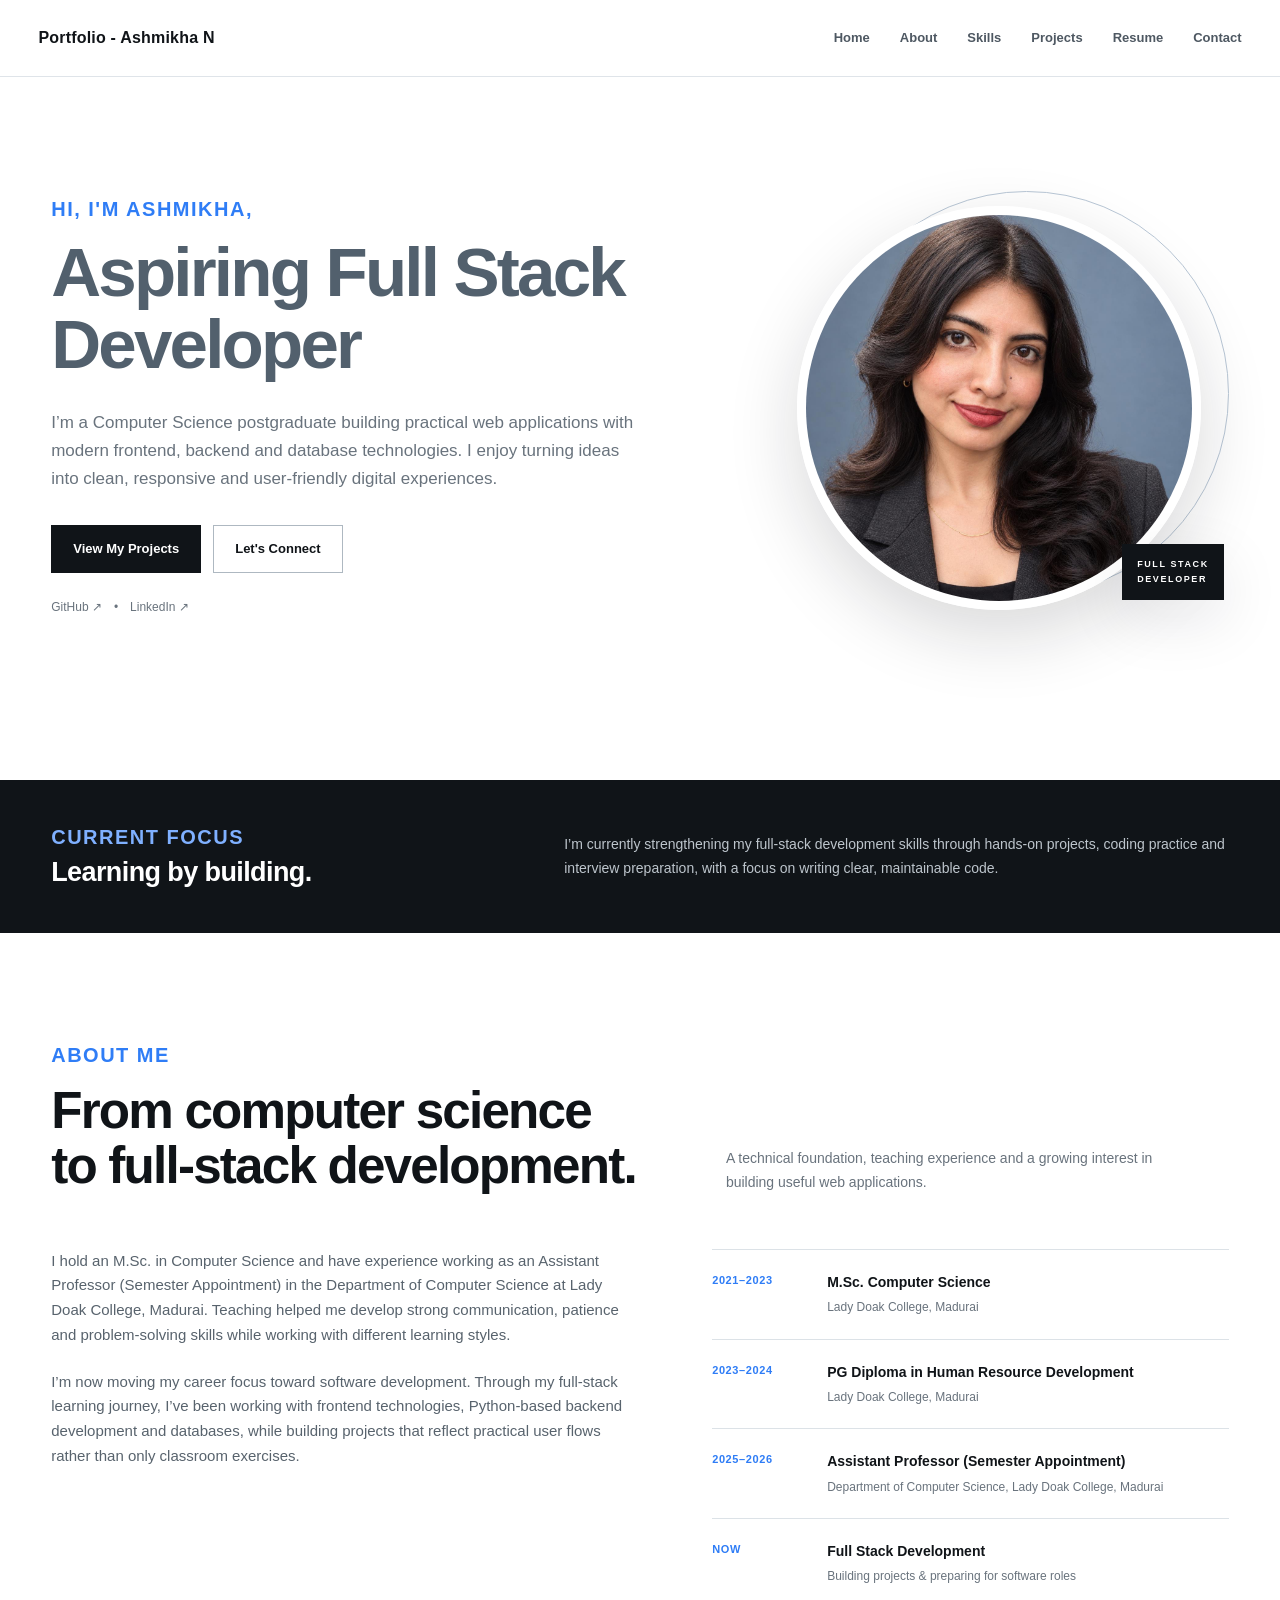
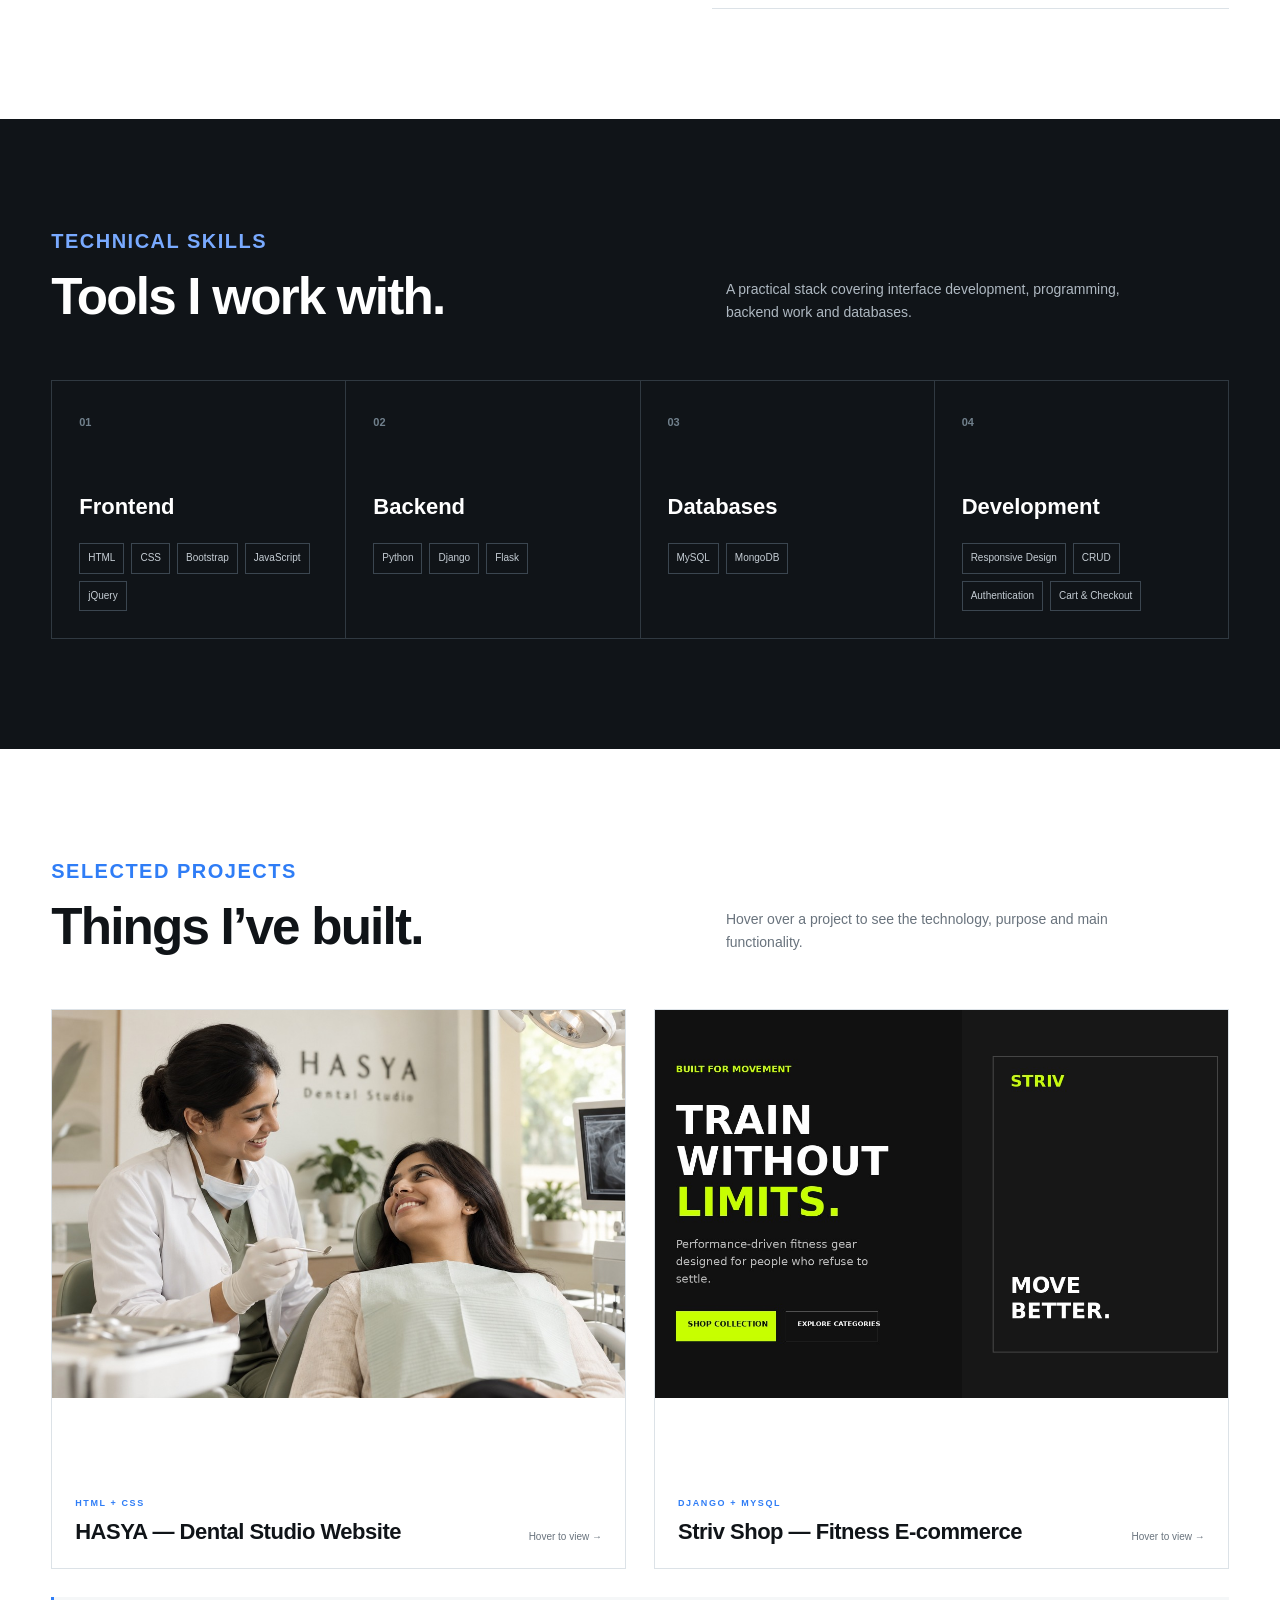
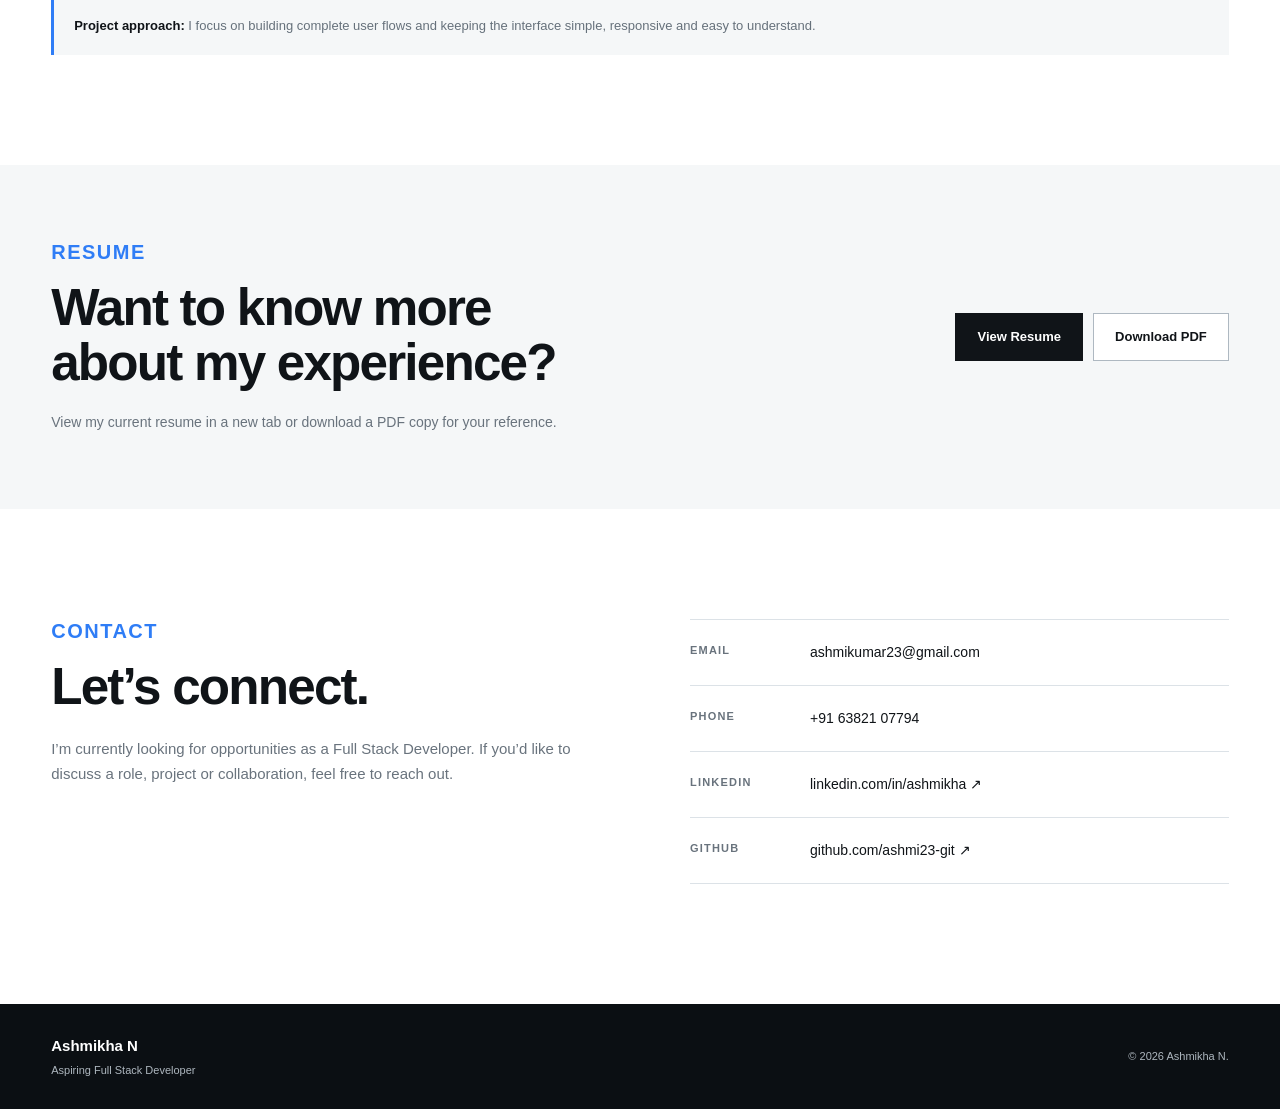
<file: index.html>
<!DOCTYPE html>
<html lang="en">
<head>
    <meta charset="UTF-8">
    <meta name="viewport" content="width=device-width, initial-scale=1.0">
    <meta name="description" content="Ashmikha N — Aspiring Full Stack Developer portfolio.">
    <title>Ashmikha N | Portfolio</title>
    <link rel="stylesheet" href="css/style.css">
</head>
<body>

<header class="site-header">
    <div class="nav-wrap">
        <a class="brand" href="#home" aria-label="Ashmikha home">
            <!--<span class="brand-mark">AN</span>!-->
            <span class="brand-name">Portfolio - Ashmikha N</span>
        </a>

        <button class="menu-toggle" type="button" aria-label="Open navigation" aria-expanded="false">
            <span></span><span></span><span></span>
        </button>

        <nav class="main-nav" aria-label="Primary navigation">
            <a href="#home">Home</a>
            <a href="#about">About</a>
            <a href="#skills">Skills</a>
            <a href="#projects">Projects</a>
            <a href="#resume">Resume</a>
            <a href="#contact">Contact</a>
        </nav>
    </div>
</header>

<main id="home">

    <section class="hero section-shell">
        <div class="hero-content">
            <!--<p class="eyebrow">HELLO, I'M ASHMIKHA N</p>!-->
            <h2 class="eyebrow">HI, I'M ASHMIKHA,<br></h2>
                <h1><span>Aspiring Full Stack Developer</span></h1>
            <p class="hero-text">
                I’m a Computer Science postgraduate building practical web applications with
                modern frontend, backend and database technologies. I enjoy turning ideas into
                clean, responsive and user-friendly digital experiences.
            </p>

            <div class="hero-actions">
                <a class="btn btn-primary" href="#projects">View My Projects</a>
                <a class="btn btn-secondary" href="#contact">Let's Connect</a>
            </div>

            <div class="hero-links">
                <a href="https://github.com/ashmi23-git" target="_blank" rel="noopener">GitHub ↗</a>
                <span>•</span>
                <a href="https://www.linkedin.com/in/ashmikha" target="_blank" rel="noopener">LinkedIn ↗</a>
            </div>
        </div>

        <div class="hero-photo-wrap">
            <div class="photo-ring"></div>
            <img src="assets/ashmikha-profile.jpeg" class="profile-photo" alt="Ashmikha N">
            <div class="photo-caption">
                <span>FULL STACK</span>
                <span>DEVELOPER</span>
            </div>
        </div>
    </section>

    <section class="intro-strip">
        <div class="section-shell intro-grid">
            <div>
                <p class="eyebrow">CURRENT FOCUS</p>
                <h2>Learning by building.</h2>
            </div>
            <p>
                I’m currently strengthening my full-stack development skills through hands-on
                projects, coding practice and interview preparation, with a focus on writing
                clear, maintainable code.
            </p>
        </div>
    </section>

    <section id="about" class="section-shell section-block">
        <div class="section-heading">
            <div>
                <p class="eyebrow">ABOUT ME</p>
                <h2>From computer science<br>to full-stack development.</h2>
            </div>
            <p class="section-lead">
                A technical foundation, teaching experience and a growing interest in building
                useful web applications.
            </p>
        </div>

        <div class="about-grid">
            <div class="about-copy">
                <p>
                    I hold an M.Sc. in Computer Science and have experience working as an
                    Assistant Professor (Semester Appointment) in the Department of Computer Science at Lady Doak College,
                    Madurai. Teaching helped me develop strong communication, patience and
                    problem-solving skills while working with different learning styles.
                </p>
                <p>
                    I’m now moving my career focus toward software development. Through my
                    full-stack learning journey, I’ve been working with frontend technologies,
                    Python-based backend development and databases, while building projects that
                    reflect practical user flows rather than only classroom exercises.
                </p>
            </div>

            <div class="timeline">
                <div class="timeline-item">
                    <span>2021–2023</span>
                    <div><strong>M.Sc. Computer Science</strong><small>Lady Doak College, Madurai</small></div>
                </div>
                <div class="timeline-item">
                    <span>2023–2024</span>
                    <div><strong>PG Diploma in Human Resource Development</strong><small>Lady Doak College, Madurai</small></div>
                </div>
                <div class="timeline-item">
                    <span>2025–2026</span>
                    <div><strong>Assistant Professor (Semester Appointment)</strong><small>Department of Computer Science, Lady Doak College, Madurai</small></div>
                </div>
                <div class="timeline-item">
                    <span>NOW</span>
                    <div><strong>Full Stack Development</strong><small>Building projects & preparing for software roles</small></div>
                </div>
            </div>
        </div>
    </section>

    <section id="skills" class="dark-section">
        <div class="section-shell section-block">
            <div class="section-heading light-heading">
                <div>
                    <p class="eyebrow">TECHNICAL SKILLS</p>
                    <h2>Tools I work with.</h2>
                </div>
                <p class="section-lead">
                    A practical stack covering interface development, programming, backend work and databases.
                </p>
            </div>

            <div class="skills-grid">
                <div class="skill-card">
                    <span class="skill-number">01</span>
                    <h3>Frontend</h3>
                    <div class="skill-tags">
                        <span>HTML</span><span>CSS</span><span>Bootstrap</span><span>JavaScript</span><span>jQuery</span>
                    </div>
                </div>
                <div class="skill-card">
                    <span class="skill-number">02</span>
                    <h3>Backend</h3>
                    <div class="skill-tags">
                        <span>Python</span><span>Django</span><span>Flask</span>
                    </div>
                </div>
                <div class="skill-card">
                    <span class="skill-number">03</span>
                    <h3>Databases</h3>
                    <div class="skill-tags">
                        <span>MySQL</span><span>MongoDB</span>
                    </div>
                </div>
                <div class="skill-card">
                    <span class="skill-number">04</span>
                    <h3>Development</h3>
                    <div class="skill-tags">
                        <span>Responsive Design</span><span>CRUD</span><span>Authentication</span><span>Cart & Checkout</span>
                    </div>
                </div>
            </div>
        </div>
    </section>

    <section id="projects" class="section-shell section-block">
        <div class="section-heading">
            <div>
                <p class="eyebrow">SELECTED PROJECTS</p>
                <h2>Things I’ve built.</h2>
            </div>
            <p class="section-lead">
                Hover over a project to see the technology, purpose and main functionality.
            </p>
        </div>

        <div class="projects-grid">

            <article class="project-card">
                <div class="project-inner">
                    <div class="project-front">
                        <div class="project-image">
                            <img src="assets/hasya-thumbnail.jpg" alt="HASYA Dental Studio project preview">
                        </div>
                        <div class="project-front-info">
                            <div>
                                <span class="project-type">HTML + CSS</span>
                                <h3>HASYA — Dental Studio Website</h3>
                            </div>
                            <span class="flip-hint">Hover to view →</span>
                        </div>
                    </div>

                    <div class="project-back">
                        <span class="project-type">RESPONSIVE MULTI-PAGE WEBSITE</span>
                        <h3>HASYA — Dental Studio Website</h3>
                        <p>
                            A polished multi-page dental studio website created with semantic HTML
                            and CSS. The project focuses on a calm visual system, fixed navigation,
                            responsive layouts and realistic content across the home, treatments,
                            dentists, patient guide, appointment, journal and contact pages.
                        </p>
                        <div class="project-tech">
                            <span>HTML</span><span>CSS</span><span>Responsive Design</span>
                        </div>
                    </div>
                </div>
            </article>

            <article class="project-card">
                <div class="project-inner">
                    <div class="project-front">
                        <div class="project-image striv-preview">
                            <img src="assets/striv-thumbnail.jpg" alt="Striv Shop project preview">
                        </div>
                        <div class="project-front-info">
                            <div>
                                <span class="project-type">DJANGO + MYSQL</span>
                                <h3>Striv Shop — Fitness E-commerce</h3>
                            </div>
                            <span class="flip-hint">Hover to view →</span>
                        </div>
                    </div>

                    <div class="project-back">
                        <span class="project-type">FULL-STACK WEB APPLICATION</span>
                        <h3>Striv Shop — Fitness E-commerce</h3>
                        <p>
                            A Django-based fitness shopping application with product and category
                            browsing, user registration and login, session-based cart management,
                            checkout, order creation and order history. The project combines
                            server-side logic with a responsive frontend and MySQL database.
                        </p>
                        <div class="project-tech">
                            <span>Python</span><span>Django</span><span>MySQL</span><span>HTML</span><span>CSS</span><span>JavaScript</span>
                        </div>
                    </div>
                </div>
            </article>

        </div>

        <div class="project-note">
            <strong>Project approach:</strong> I focus on building complete user flows and keeping the interface simple,
            responsive and easy to understand.
        </div>
    </section>

    <section id="resume" class="resume-section">
        <div class="section-shell resume-box">
            <div>
                <p class="eyebrow">RESUME</p>
                <h2>Want to know more<br>about my experience?</h2>
                <p>
                    View my current resume in a new tab or download a PDF copy for your reference.
                </p>
            </div>
            <div class="resume-actions">
                <a class="btn btn-primary" href="assets/resume.pdf" target="_blank" rel="noopener">View Resume</a>
                <a class="btn btn-secondary" href="assets/resume.pdf" download="Ashmikha_N_Resume.pdf">Download PDF</a>
            </div>
        </div>
    </section>

    <section id="contact" class="section-shell section-block contact-section">
        <div class="contact-grid">
            <div>
                <p class="eyebrow">CONTACT</p>
                <h2>Let’s connect.</h2>
                <p class="contact-intro">
                    I’m currently looking for opportunities as a Full Stack Developer.
                    If you’d like to discuss a role, project or collaboration, feel free to reach out.
                </p>
            </div>

            <div class="contact-list">
                <a href="mailto:ashmikumar23@gmail.com">
                    <span>Email</span>
                    ashmikumar23@gmail.com
                </a>
                <a href="tel:+916382107794">
                    <span>Phone</span>
                    +91 63821 07794
                </a>
                <a href="https://www.linkedin.com/in/ashmikha" target="_blank" rel="noopener">
                    <span>LinkedIn</span>
                    linkedin.com/in/ashmikha ↗
                </a>
                <a href="https://github.com/ashmi23-git" target="_blank" rel="noopener">
                    <span>GitHub</span>
                    github.com/ashmi23-git ↗
                </a>
            </div>
        </div>
    </section>

</main>

<footer class="site-footer">
    <div class="section-shell footer-inner">
        <div>
            <div class="footer-brand">Ashmikha N</div>
            <p>Aspiring Full Stack Developer</p>
        </div>
        <p>© 2026 Ashmikha N.</p>
    </div>
</footer>

<script src="js/script.js"></script>
</body>
</html>
</file>
<file: css/style.css>
:root {
    --ink: #101418;
    --ink-soft: #1a2026;
    --white: #ffffff;
    --paper: #f5f7f8;
    --muted: #69737d;
    --line: #dce2e7;
    --accent: #2f7df6;
    --accent-soft: #e9f1ff;
    --dark-line: #303941;
    --max: 1180px;
    --shadow: 0 20px 60px rgba(15, 23, 42, 0.10);
}

* {
    margin: 0;
    padding: 0;
    box-sizing: border-box;
}

html {
    scroll-behavior: smooth;
    scroll-padding-top: 88px;
}

body {
    font-family: Inter, "Segoe UI", Roboto, Helvetica, Arial, sans-serif;
    color: var(--ink);
    background: var(--white);
    line-height: 1.65;
}

img {
    display: block;
    max-width: 100%;
}

a {
    color: inherit;
    text-decoration: none;
}

button {
    font: inherit;
}

.section-shell {
    width: min(92%, var(--max));
    margin: 0 auto;
}

.section-block {
    padding: 110px 0;
}

.site-header {
    position: fixed;
    top: 0;
    left: 0;
    width: 100%;
    z-index: 1000;
    background: rgba(255,255,255,0.94);
    backdrop-filter: blur(14px);
    border-bottom: 1px solid rgba(220,226,231,0.9);
}

.nav-wrap {
    width: min(94%, 1240px);
    min-height: 76px;
    margin: 0 auto;
    display: flex;
    align-items: center;
    justify-content: space-between;
    gap: 28px;
}

.brand {
    display: flex;
    align-items: center;
    gap: 11px;
    flex-shrink: 0;
}

/* .brand-mark {
    width: 38px;
    height: 38px;
    border: 1px solid var(--ink);
    display: grid;
    place-items: center;
    font-size: 11px;
    font-weight: 800;
    letter-spacing: 1px;
} */

.brand-name {
    font-size: 16px;
    font-weight: 700;
    letter-spacing: .2px;
}

.main-nav {
    display: flex;
    align-items: center;
    gap: 30px;
}

.main-nav a {
    position: relative;
    font-size: 13px;
    font-weight: 600;
    color: #4e5862;
    transition: color .25s ease;
}

.main-nav a::after {
    content: "";
    position: absolute;
    left: 0;
    bottom: -8px;
    width: 0;
    height: 2px;
    background: var(--accent);
    transition: width .25s ease;
}

.main-nav a:hover {
    color: var(--ink);
}

.main-nav a:hover::after {
    width: 100%;
}

.menu-toggle {
    display: none;
    width: 42px;
    height: 42px;
    border: 1px solid var(--line);
    background: var(--white);
    cursor: pointer;
}

.menu-toggle span {
    display: block;
    width: 19px;
    height: 2px;
    margin: 4px auto;
    background: var(--ink);
}

.hero {
    min-height: 780px;
    padding-top: 135px;
    padding-bottom: 100px;
    display: grid;
    grid-template-columns: 1.08fr .92fr;
    align-items: center;
    gap: 80px;
}

.hero-content {
    max-width: 700px;
}

.eyebrow {
    margin-bottom: 16px;
    font-size: 20px;
    line-height: 1.2;
    font-weight: 800;
    letter-spacing: 1.5px;
    color: var(--accent);
}

.hero h1 {
    max-width: 720px;
    font-size: clamp(42px, 5.4vw, 76px);
    line-height: 1.04;
    letter-spacing: -2.8px;
    font-weight: 800;
}

.hero h1 span {
    color: #52606d;
}

.hero-text {
    max-width: 610px;
    margin-top: 28px;
    color: var(--muted);
    font-size: 17px;
}

.hero-actions {
    display: flex;
    gap: 12px;
    flex-wrap: wrap;
    margin-top: 32px;
}

.btn {
    min-height: 48px;
    padding: 0 21px;
    display: inline-flex;
    align-items: center;
    justify-content: center;
    border: 1px solid transparent;
    font-size: 13px;
    font-weight: 700;
    transition: transform .2s ease, background .2s ease, color .2s ease, border .2s ease;
}

.btn:hover {
    transform: translateY(-2px);
}

.btn-primary {
    background: var(--ink);
    color: var(--white);
}

.btn-primary:hover {
    background: #29313a;
}

.btn-secondary {
    border-color: #aeb8c1;
    color: var(--ink);
    background: var(--white);
}

.btn-secondary:hover {
    border-color: var(--ink);
}

.hero-links {
    display: flex;
    align-items: center;
    gap: 12px;
    margin-top: 25px;
    font-size: 12px;
    color: var(--muted);
}

.hero-links a:hover {
    color: var(--accent);
}

.hero-photo-wrap {
    width: min(100%, 460px);
    justify-self: end;
    position: relative;
    padding: 28px;
}

.profile-photo {
    position: relative;
    z-index: 2;
    width: 100%;
    aspect-ratio: 1;
    object-fit: cover;
    object-position: center;
    border-radius: 50%;
    border: 9px solid var(--white);
    box-shadow: 0 25px 70px rgba(16, 20, 24, .16);
}

.photo-ring {
    position: absolute;
    width: 88%;
    height: 88%;
    right: 0;
    top: 3%;
    border: 1px solid #b9c7d6;
    border-radius: 50%;
}

.photo-caption {
    position: absolute;
    z-index: 3;
    right: 5px;
    bottom: 38px;
    display: flex;
    flex-direction: column;
    padding: 13px 15px;
    background: var(--ink);
    color: var(--white);
    font-size: 9px;
    font-weight: 800;
    letter-spacing: 1.6px;
    box-shadow: var(--shadow);
}

.intro-strip {
    background: var(--ink);
    color: var(--white);
}

.intro-grid {
    padding: 45px 0;
    display: grid;
    grid-template-columns: .8fr 1.2fr;
    gap: 70px;
    align-items: center;
}

.intro-grid .eyebrow {
    color: #7fb0ff;
    margin-bottom: 8px;
}

.intro-grid h2 {
    font-size: 27px;
    line-height: 1.15;
    letter-spacing: -.6px;
}

.intro-grid > p {
    color: #bdc5cc;
    max-width: 700px;
    font-size: 14px;
}

.section-heading {
    display: grid;
    grid-template-columns: 1.1fr .9fr;
    gap: 60px;
    align-items: end;
    margin-bottom: 55px;
}

.section-heading h2,
.resume-box h2,
.contact-grid h2 {
    font-size: clamp(34px, 4vw, 54px);
    line-height: 1.08;
    letter-spacing: -1.8px;
    font-weight: 800;
}

.section-lead {
    color: var(--muted);
    max-width: 430px;
    font-size: 14px;
}

.about-grid {
    display: grid;
    grid-template-columns: 1.05fr .95fr;
    gap: 90px;
}

.about-copy {
    max-width: 640px;
}

.about-copy p {
    color: #58636d;
    font-size: 15px;
    margin-bottom: 22px;
}

.timeline {
    border-top: 1px solid var(--line);
}

.timeline-item {
    display: grid;
    grid-template-columns: 90px 1fr;
    gap: 25px;
    padding: 21px 0;
    border-bottom: 1px solid var(--line);
}

.timeline-item > span {
    font-size: 11px;
    font-weight: 800;
    color: var(--accent);
    letter-spacing: .6px;
}

.timeline-item strong {
    display: block;
    font-size: 14px;
}

.timeline-item small {
    display: block;
    margin-top: 4px;
    color: var(--muted);
    font-size: 12px;
}

.dark-section {
    background: var(--ink);
    color: var(--white);
}

.light-heading .eyebrow {
    color: #79aaff;
}

.light-heading .section-lead {
    color: #aeb8c1;
}

.skills-grid {
    display: grid;
    grid-template-columns: repeat(4, 1fr);
    border-top: 1px solid var(--dark-line);
    border-left: 1px solid var(--dark-line);
}

.skill-card {
    min-height: 255px;
    padding: 27px;
    border-right: 1px solid var(--dark-line);
    border-bottom: 1px solid var(--dark-line);
    transition: background .25s ease, transform .25s ease;
}

.skill-card:hover {
    background: #161d24;
    transform: translateY(-3px);
}

.skill-number {
    color: #71808c;
    font-size: 11px;
    font-weight: 800;
}

.skill-card h3 {
    margin-top: 55px;
    margin-bottom: 18px;
    font-size: 22px;
}

.skill-tags {
    display: flex;
    flex-wrap: wrap;
    gap: 7px;
}

.skill-tags span,
.project-tech span {
    border: 1px solid #3b4650;
    padding: 6px 8px;
    font-size: 10px;
    color: #c5cdd4;
}

.projects-grid {
    display: grid;
    grid-template-columns: repeat(2, minmax(0, 1fr));
    gap: 28px;
}

.project-card {
    height: 560px;
    perspective: 1300px;
}

.project-inner {
    position: relative;
    width: 100%;
    height: 100%;
    transition: transform .75s cubic-bezier(.2,.7,.2,1);
    transform-style: preserve-3d;
}

.project-card:hover .project-inner {
    transform: rotateY(180deg);
}

.project-front,
.project-back {
    position: absolute;
    inset: 0;
    overflow: hidden;
    backface-visibility: hidden;
    border: 1px solid var(--line);
    background: var(--white);
}

.project-front {
    display: flex;
    flex-direction: column;
}

.project-image {
    height: 390px;
    overflow: hidden;
    background: #111;
}

.project-image img {
    width: 100%;
    height: 100%;
    object-fit: cover;
    transition: transform .4s ease;
}

.project-card:hover .project-image img {
    transform: scale(1.02);
}

.project-front-info {
    min-height: 170px;
    padding: 23px;
    display: flex;
    justify-content: space-between;
    gap: 20px;
    align-items: end;
}

.project-type {
    display: inline-block;
    margin-bottom: 8px;
    font-size: 9px;
    font-weight: 800;
    letter-spacing: 1.6px;
    color: var(--accent);
}

.project-front h3,
.project-back h3 {
    font-size: 22px;
    line-height: 1.2;
    letter-spacing: -.5px;
}

.flip-hint {
    flex-shrink: 0;
    font-size: 10px;
    color: var(--muted);
    white-space: nowrap;
}

.project-back {
    padding: 38px;
    transform: rotateY(180deg);
    display: flex;
    flex-direction: column;
    justify-content: center;
    background: #10161c;
    color: var(--white);
    border-color: #29343e;
}

.project-back .project-type {
    color: #7eaeff;
}

.project-back h3 {
    font-size: 29px;
    margin-bottom: 20px;
}

.project-back p {
    color: #b7c0c8;
    font-size: 14px;
    line-height: 1.8;
}

.project-tech {
    display: flex;
    flex-wrap: wrap;
    gap: 7px;
    margin-top: 27px;
}

.project-note {
    margin-top: 28px;
    padding: 18px 20px;
    background: var(--paper);
    border-left: 3px solid var(--accent);
    color: #66717b;
    font-size: 13px;
}

.project-note strong {
    color: var(--ink);
}

.resume-section {
    background: var(--paper);
}

.resume-box {
    padding: 75px 0;
    display: grid;
    grid-template-columns: 1fr auto;
    gap: 50px;
    align-items: center;
}

.resume-box p:not(.eyebrow) {
    max-width: 590px;
    margin-top: 20px;
    color: var(--muted);
    font-size: 14px;
}

.resume-actions {
    display: flex;
    flex-wrap: wrap;
    gap: 10px;
    justify-content: flex-end;
}

.contact-section {
    padding-bottom: 120px;
}

.contact-grid {
    display: grid;
    grid-template-columns: 1fr 1fr;
    gap: 100px;
}

.contact-intro {
    max-width: 520px;
    margin-top: 23px;
    color: var(--muted);
    font-size: 15px;
}

.contact-list {
    border-top: 1px solid var(--line);
}

.contact-list a {
    display: grid;
    grid-template-columns: 100px 1fr;
    gap: 20px;
    padding: 21px 0;
    border-bottom: 1px solid var(--line);
    font-size: 14px;
    transition: padding-left .2s ease;
}

.contact-list a:hover {
    padding-left: 8px;
}

.contact-list span {
    color: var(--muted);
    font-size: 11px;
    font-weight: 800;
    text-transform: uppercase;
    letter-spacing: 1.2px;
}

.site-footer {
    background: #0b0f13;
    color: #aeb7bf;
}

.footer-inner {
    min-height: 105px;
    display: flex;
    align-items: center;
    justify-content: space-between;
    gap: 30px;
}

.footer-brand {
    color: var(--white);
    font-size: 15px;
    font-weight: 700;
}

.footer-inner p {
    font-size: 11px;
}

.footer-brand + p {
    margin-top: 3px;
}

/* Responsive */
@media (max-width: 950px) {
    .main-nav {
        gap: 18px;
    }

    .hero {
        grid-template-columns: 1fr;
        gap: 50px;
        min-height: auto;
        padding-top: 125px;
    }

    .hero-photo-wrap {
        justify-self: center;
        width: min(82vw, 440px);
    }

    .section-heading,
    .about-grid,
    .contact-grid {
        grid-template-columns: 1fr;
        gap: 30px;
    }

    .skills-grid {
        grid-template-columns: repeat(2, 1fr);
    }

    .resume-box {
        grid-template-columns: 1fr;
    }

    .resume-actions {
        justify-content: flex-start;
    }
}

@media (max-width: 760px) {
    .nav-wrap {
        min-height: 68px;
    }

    .menu-toggle {
        display: block;
    }

    .main-nav {
        display: none;
        position: absolute;
        top: 68px;
        left: 0;
        width: 100%;
        padding: 20px 5%;
        background: rgba(255,255,255,.98);
        border-bottom: 1px solid var(--line);
        flex-direction: column;
        align-items: flex-start;
        gap: 16px;
    }

    .main-nav.open {
        display: flex;
    }

    .intro-grid {
        grid-template-columns: 1fr;
        gap: 15px;
    }

    .projects-grid {
        grid-template-columns: 1fr;
    }

    .project-card {
        height: 520px;
    }

    .project-image {
        height: 350px;
    }

    .project-front-info {
        min-height: 170px;
    }

    .footer-inner {
        padding: 25px 0;
        flex-direction: column;
        align-items: flex-start;
        justify-content: center;
    }
}

@media (max-width: 520px) {
    .section-block {
        padding: 80px 0;
    }

    .hero {
        padding-top: 110px;
        padding-bottom: 75px;
    }

    .hero h1 {
        letter-spacing: -1.8px;
    }

    .hero-text {
        font-size: 15px;
    }

    .hero-photo-wrap {
        width: 90vw;
        padding: 18px;
    }

    .photo-caption {
        right: -3px;
        bottom: 23px;
    }

    .skills-grid {
        grid-template-columns: 1fr;
    }

    .skill-card {
        min-height: 210px;
    }

    .skill-card h3 {
        margin-top: 35px;
    }

    .project-card {
        height: 500px;
    }

    .project-image {
        height: 320px;
    }

    .project-front-info {
        padding: 18px;
        min-height: 180px;
        align-items: flex-start;
        flex-direction: column;
    }

    .project-back {
        padding: 27px;
    }

    .project-back h3 {
        font-size: 25px;
    }

    .contact-list a {
        grid-template-columns: 1fr;
        gap: 4px;
    }

    .resume-actions {
        flex-direction: column;
        align-items: stretch;
    }

    .resume-actions .btn {
        width: 100%;
    }
}
</file>
